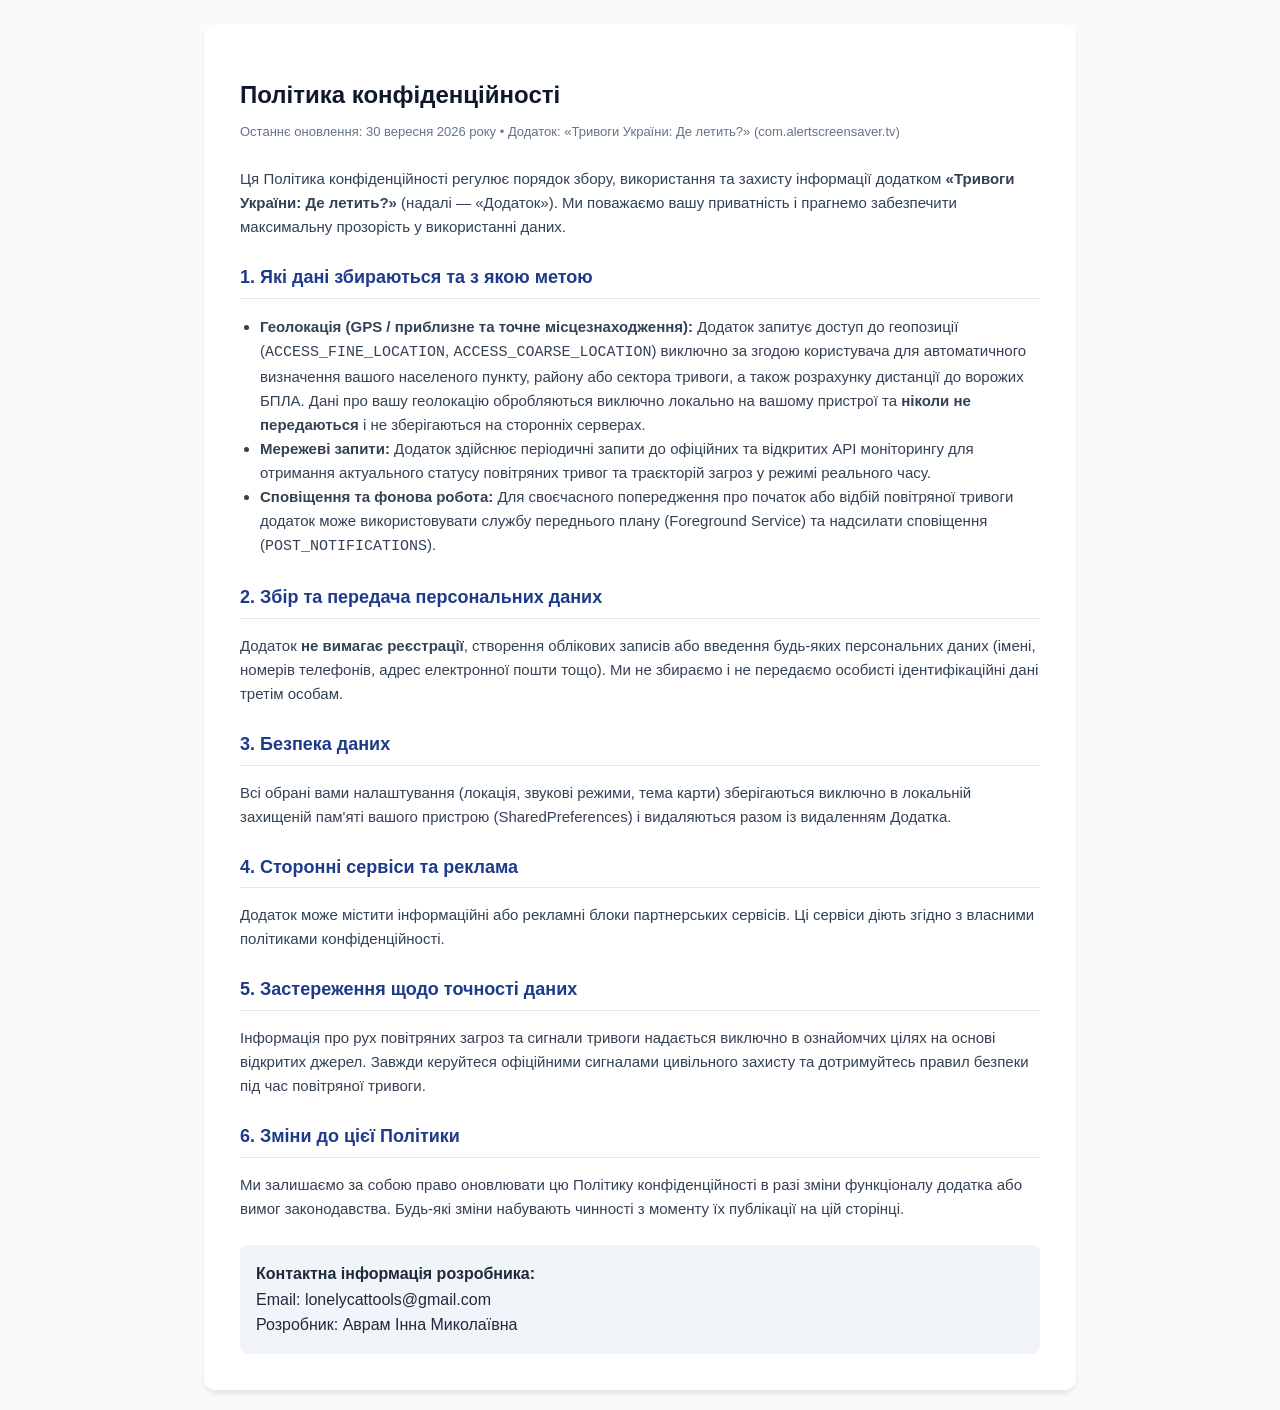
<file: mediacenter/static/privacy_policy.html>
<!DOCTYPE html>
<html lang="uk">
<head>
    <meta charset="UTF-8">
    <meta name="viewport" content="width=device-width, initial-scale=1.0">
    <title>Політика конфіденційності — Тривоги України: Де летить?</title>
    <style>
        body {
            font-family: -apple-system, BlinkMacSystemFont, "Segoe UI", Roboto, Helvetica, Arial, sans-serif;
            line-height: 1.6;
            color: #1e293b;
            background-color: #f8fafc;
            margin: 0;
            padding: 24px;
        }
        .container {
            max-width: 800px;
            margin: 0 auto;
            background: #ffffff;
            padding: 36px;
            border-radius: 12px;
            box-shadow: 0 4px 6px -1px rgba(0, 0, 0, 0.1);
        }
        h1 {
            color: #0f172a;
            font-size: 24px;
            margin-bottom: 8px;
        }
        h2 {
            color: #1e3a8a;
            font-size: 18px;
            margin-top: 24px;
            margin-bottom: 8px;
            border-bottom: 1px solid #e2e8f0;
            padding-bottom: 6px;
        }
        p, li {
            font-size: 15px;
            color: #334155;
        }
        ul {
            padding-left: 20px;
        }
        .date {
            color: #64748b;
            font-size: 13px;
            margin-bottom: 24px;
        }
        .contact {
            background: #f1f5f9;
            padding: 16px;
            border-radius: 8px;
            margin-top: 24px;
        }
    </style>
</head>
<body>
<div class="container">
    <h1>Політика конфіденційності</h1>
    <div class="date">Останнє оновлення: 30 вересня 2026 року • Додаток: «Тривоги України: Де летить?» (com.alertscreensaver.tv)</div>

    <p>Ця Політика конфіденційності регулює порядок збору, використання та захисту інформації додатком <strong>«Тривоги України: Де летить?»</strong> (надалі — «Додаток»). Ми поважаємо вашу приватність і прагнемо забезпечити максимальну прозорість у використанні даних.</p>

    <h2>1. Які дані збираються та з якою метою</h2>
    <ul>
        <li><strong>Геолокація (GPS / приблизне та точне місцезнаходження):</strong> Додаток запитує доступ до геопозиції (<code>ACCESS_FINE_LOCATION</code>, <code>ACCESS_COARSE_LOCATION</code>) виключно за згодою користувача для автоматичного визначення вашого населеного пункту, району або сектора тривоги, а також розрахунку дистанції до ворожих БПЛА. Дані про вашу геолокацію обробляються виключно локально на вашому пристрої та <strong>ніколи не передаються</strong> і не зберігаються на сторонніх серверах.</li>
        <li><strong>Мережеві запити:</strong> Додаток здійснює періодичні запити до офіційних та відкритих API моніторингу для отримання актуального статусу повітряних тривог та траєкторій загроз у режимі реального часу.</li>
        <li><strong>Сповіщення та фонова робота:</strong> Для своєчасного попередження про початок або відбій повітряної тривоги додаток може використовувати службу переднього плану (Foreground Service) та надсилати сповіщення (<code>POST_NOTIFICATIONS</code>).</li>
    </ul>

    <h2>2. Збір та передача персональних даних</h2>
    <p>Додаток <strong>не вимагає реєстрації</strong>, створення облікових записів або введення будь-яких персональних даних (імені, номерів телефонів, адрес електронної пошти тощо). Ми не збираємо і не передаємо особисті ідентифікаційні дані третім особам.</p>

    <h2>3. Безпека даних</h2>
    <p>Всі обрані вами налаштування (локація, звукові режими, тема карти) зберігаються виключно в локальній захищеній пам'яті вашого пристрою (SharedPreferences) і видаляються разом із видаленням Додатка.</p>

    <h2>4. Сторонні сервіси та реклама</h2>
    <p>Додаток може містити інформаційні або рекламні блоки партнерських сервісів. Ці сервіси діють згідно з власними політиками конфіденційності.</p>

    <h2>5. Застереження щодо точності даних</h2>
    <p>Інформація про рух повітряних загроз та сигнали тривоги надається виключно в ознайомчих цілях на основі відкритих джерел. Завжди керуйтеся офіційними сигналами цивільного захисту та дотримуйтесь правил безпеки під час повітряної тривоги.</p>

    <h2>6. Зміни до цієї Політики</h2>
    <p>Ми залишаємо за собою право оновлювати цю Політику конфіденційності в разі зміни функціоналу додатка або вимог законодавства. Будь-які зміни набувають чинності з моменту їх публікації на цій сторінці.</p>

    <div class="contact">
        <strong>Контактна інформація розробника:</strong><br>
        Email: lonelycattools@gmail.com<br>
        Розробник: Аврам Інна Миколаївна
    </div>
</div>
</body>
</html>
</file>
